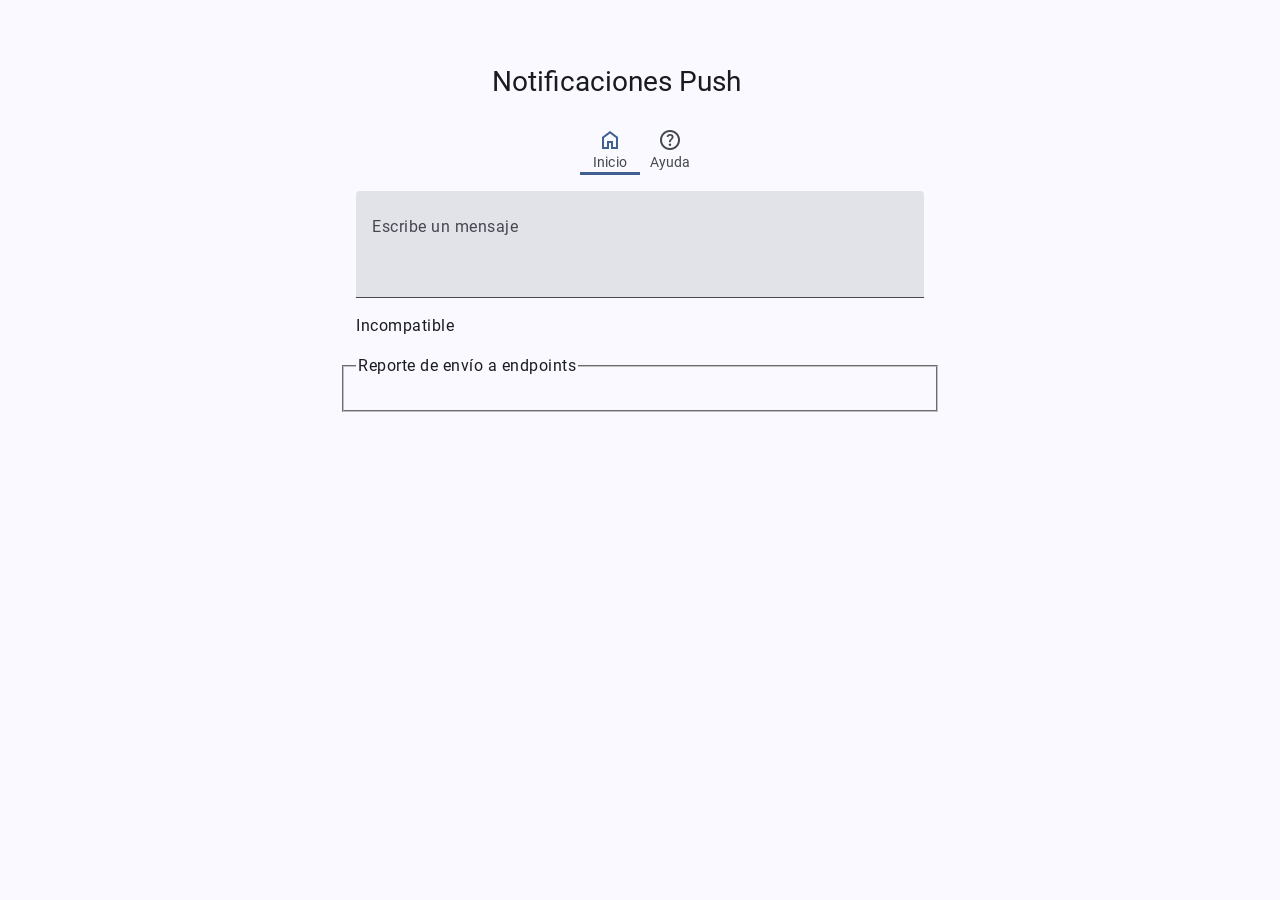
<file: index.html>
<!DOCTYPE html>
<html lang="es" class="light dark">

<head>

  <meta charset="UTF-8">
  <title>Formulario - NoP11:11</title>

  <script src="js/registraServiceWorker.js"></script>

  <meta name="viewport" content="width=device-width">
  <meta name="theme-color" content="#fffbfe">
  <link rel="icon" sizes="48x48" href="favicon.ico">
  <link rel="manifest" href="site.webmanifest">
  <script src="ungap/custom-elements.js"></script>
  <script type="module" src="js/configura.js"></script>
  <link rel="stylesheet" href="css/estilos.css">
  <script type="module" src="lib/js/consumeJson.js"></script>
  <script type="module" src="lib/js/muestraObjeto.js"></script>
  <script type="module" src="lib/js/muestraError.js"></script>
  <link rel="stylesheet" href="css/transicion_pestanas.css">

</head>

<body onload="preparaVista()">

  <md-top-app-bar adicional="tab" headline="headline">
  </md-top-app-bar>
  <md-top-app-bar class="center-aligned">
    <h1 id="headline">Notificaciones Push</h1>
  </md-top-app-bar>
  <nav-tab-fixed id="tab"></nav-tab-fixed>


  <main>

    <p>
        <button id="btnSuscribe" type="button" class="md-filled-button" hidden onclick="suscribe()">
          Suscríbete
        </button>
        <button id="btnCancela" type="button" class="md-outline-button" hidden onclick="cancela()">
          Cancela suscripción
        </button>
    </p>

    <p>
      <label class="md-filled-text-field">
        <textarea rows="3" id="mensajeNotificacion" placeholder="Mensaje"></textarea>
        <span>Escribe un mensaje</span>
      </label>
    </p>

    <p>
      <button id="btnNotifica" type="button" class="md-filled-button" style="width: 100%;"
        onclick="notificaDesdeElServidor()">
        Notificar
      </button>
    </p>

    <p>
      <output id="outEstado">
        <progress max="100">Cargando&hellip;</progress>
      </output>
    </p>

    <fieldset>
      <legend>Reporte de envío a endpoints</legend>

      <dl id="reporte"></dl>

    </fieldset>


    <nav-drw></nav-drw>


    <script type="module">

      import { exportaAHtml } from "./lib/js/exportaAHtml.js"
      import {
        activaNotificacionesPush
      } from "./lib/js/activaNotificacionesPush.js"
      import { getSuscripcionPush } from "./lib/js/getSuscripcionPush.js"
      import { suscribeAPush } from "./lib/js/suscribeAPush.js"
      import { cancelaSuscripcionPush } from "./lib/js/cancelaSuscripcionPush.js"
      import { consumeJson } from "./lib/js/consumeJson.js"
      import { enviaJson } from "./lib/js/enviaJson.js"
      import { muestraError } from "./lib/js/muestraError.js"
      import { muestraObjeto } from "./lib/js/muestraObjeto.js"
      import { urlBase64ToUint8Array } from "./lib/js/urlBase64ToUint8Array.js"
      import {
        calculaDtoParaSuscripcion
      } from "./lib/js/calculaDtoParaSuscripcion.js"

      const applicationServerKey = urlBase64ToUint8Array("BHR2rxA3PiD-4rGnDps2wb8zrQECEcE6MB_vt6UDbHrwWYVUieO5oPI9U02IOv4uCrc3-LTfT6NzG67naGKh3sk")
      /** @enum {string} */
      const Estado = {
        CALCULANDO: "Calculando…",
        SUSCRITO: "Suscrito",
        DESUSCRITO: "Sin suscripción",
        INCOMPATIBLE: "Incompatible"
      }

      async function preparaVista() {
        try {
          await activaNotificacionesPush("sw.js")
          const suscripcion = await getSuscripcionPush()
          if (suscripcion === null) {
            muestraEstado(Estado.DESUSCRITO)
          } else {
            // Modifica la suscripción en el servidor,
            const dto = calculaDtoParaSuscripcion(suscripcion)
            await enviaJson("srv/suscripcion-modifica.php", dto)
            muestraEstado(Estado.SUSCRITO)
          }
        } catch (error) {
          muestraEstado(Estado.INCOMPATIBLE)
          muestraError(error)
        }
      }
      exportaAHtml(preparaVista);

      async function notificaDesdeElServidor() {
        try {
          reporte.innerHTML = `<progress max="100">Cargando&hellip;</progress>`;
          const mensaje = document.getElementById('mensajeNotificacion').value;
          const render = await consumeJson(`srv/notifica.php?mensaje=${mensaje}`);
          await muestraObjeto(document, render.body);
        } catch (error) {
          muestraError(error);
        }
      }
      exportaAHtml(notificaDesdeElServidor);

      async function suscribe() {
        try {
          muestraEstado(Estado.CALCULANDO)
          const suscripcion = await suscribeAPush(applicationServerKey)
          // Agrega la suscripción al servidor,
          const dto = calculaDtoParaSuscripcion(suscripcion)
          await enviaJson("srv/suscripcion-modifica.php", dto)
          muestraEstado(Estado.SUSCRITO)
        } catch (error) {
          muestraError(error)
        }
      }
      exportaAHtml(suscribe)

      async function cancela() {
        try {
          muestraEstado(Estado.CALCULANDO)
          const suscripcion = await cancelaSuscripcionPush()
          if (suscripcion !== null) {
            // Elimina la suscripción en el servidor,
            const dto = calculaDtoParaSuscripcion(suscripcion)
            await enviaJson("srv/suscripcion-elimina.php", dto)
            muestraEstado(Estado.DESUSCRITO)
          }
        } catch (error) {
          muestraError(error)
        }
      }
      exportaAHtml(cancela)

      /** @param {Estado} estado */
      function muestraEstado(estado) {
        outEstado.value = estado
        if (estado === Estado.INCOMPATIBLE || estado === Estado.CALCULANDO) {
          btnSuscribe.hidden = true
          btnCancela.hidden = true
          btnNotifica.hidden = true
        } else if (estado === Estado.SUSCRITO) {
          btnSuscribe.hidden = true
          btnCancela.hidden = false
          btnNotifica.hidden = false
        } else if (estado === Estado.DESUSCRITO) {
          btnSuscribe.hidden = false
          btnCancela.hidden = true
          btnNotifica.hidden = true
        }
      }

    </script>
  </main>

</body>

</html>
</file>
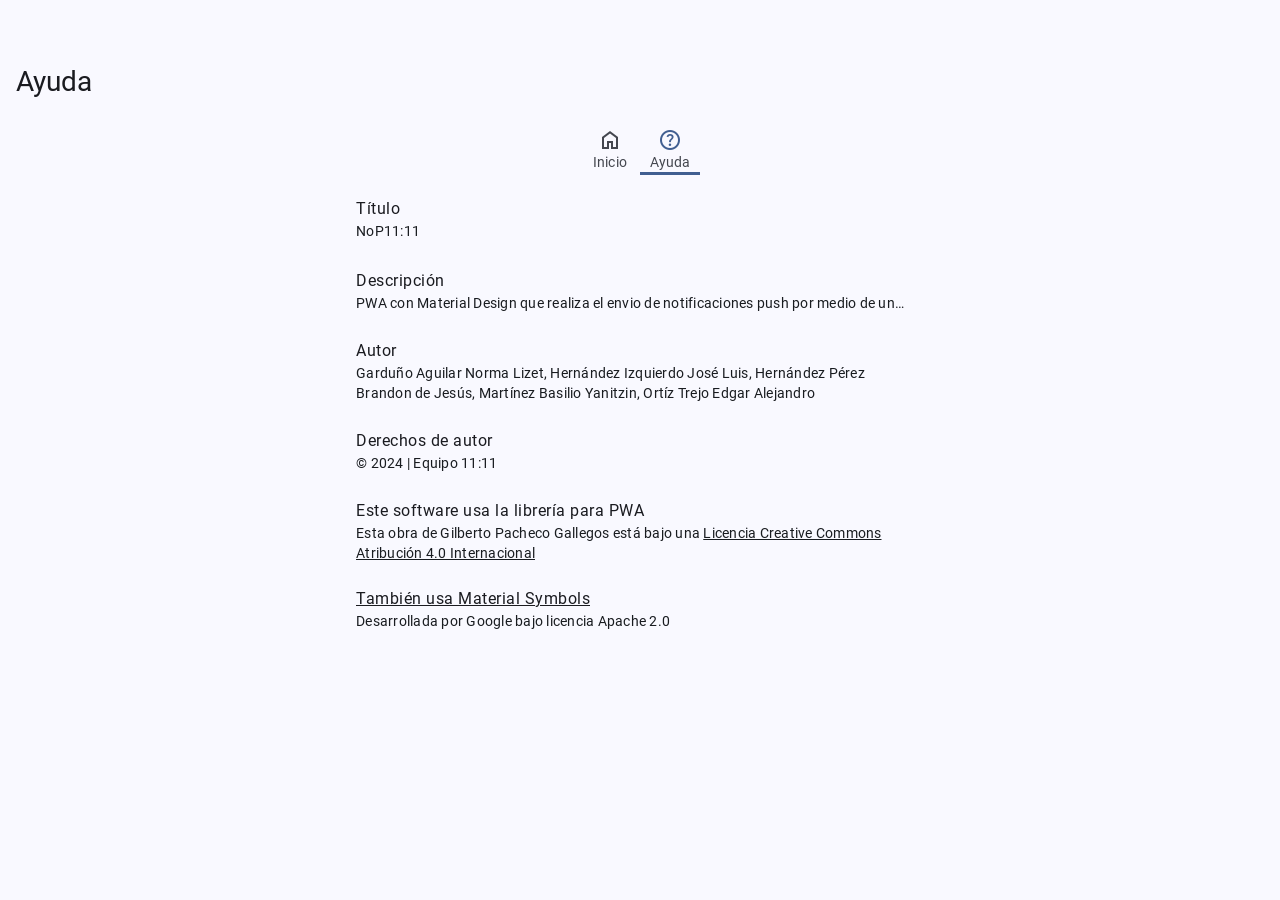
<file: ayuda.html>
<!DOCTYPE html>
<html lang="es" class="light dark">

<head>

 <meta charset="UTF-8">
 <title>Ayuda - NoP11:11 </title>

 <script src="js/registraServiceWorker.js"></script>

 <meta name="viewport" content="width=device-width">
 <meta name="theme-color" content="#fffbfe">
 <link rel="icon" sizes="48x48" href="favicon.ico">
 <link rel="manifest" href="site.webmanifest">
 <script src="ungap/custom-elements.js"></script>

 <script type="module" src="js/configura.js"></script>
 <link rel="stylesheet" href="css/estilos.css">
 <link rel="stylesheet" href="css/transicion_pestanas.css"> 

</head>

<body>

 <md-top-app-bar adicional="tab" headline="headline">

 

 </md-top-app-bar>

 <h1 id="headline">Ayuda</h1>

 <nav-tab-fixed id="tab"></nav-tab-fixed>

 <main>

  <ul class="md-list">
    <li class="md-two-line">
     <span class="headline">
      Título
     </span>
     <span class="supporting">
      NoP11:11
     </span>
    </li>
    <li class="md-two-line">
     <span class="headline">
      Descripción
     </span>
     <span class="supporting">
      PWA con Material Design que realiza el envio de notificaciones push por medio de un formulario.
     </span>
    </li>
    <li class="md-three-line">
     <span class="headline">
      Autor
     </span>
     <span class="supporting">
       Garduño Aguilar Norma Lizet, Hernández Izquierdo José Luis, Hernández Pérez Brandon de Jesús, Martínez Basilio Yanitzin, Ortíz Trejo Edgar Alejandro
     </span>
    </li>
    <li class="md-two-line">
     <span class="headline">
      Derechos de autor
     </span>
     <span class="supporting">
      &copy; 2024 | Equipo 11:11
     </span>
    </li>
    <li class="md-three-line">
     <span class="headline">
      Este software usa la librería para PWA
     </span>
     <span class="supporting">
      Esta obra de Gilberto Pacheco Gallegos está bajo una
      <a target="_blank" rel="license noopener noreferrer"
        href="http://creativecommons.org/licenses/by/4.0/">
       Licencia Creative Commons Atribución 4.0
       Internacional</a> </span>
    </li>
    <li>
     <a class="md-three-line"
       target="_blank" rel=”noopener noreferrer”
       href="https://fonts.google.com/icons">
      <span class="headline">
       También usa Material Symbols
      </span>
      <span class="supporting">
       Desarrollada por Google bajo licencia Apache 2.0
      </span>
     </a>
    </li>
   </ul>
 

 </main>

 <nav-drw></nav-drw>

</body>

</html>
</file>
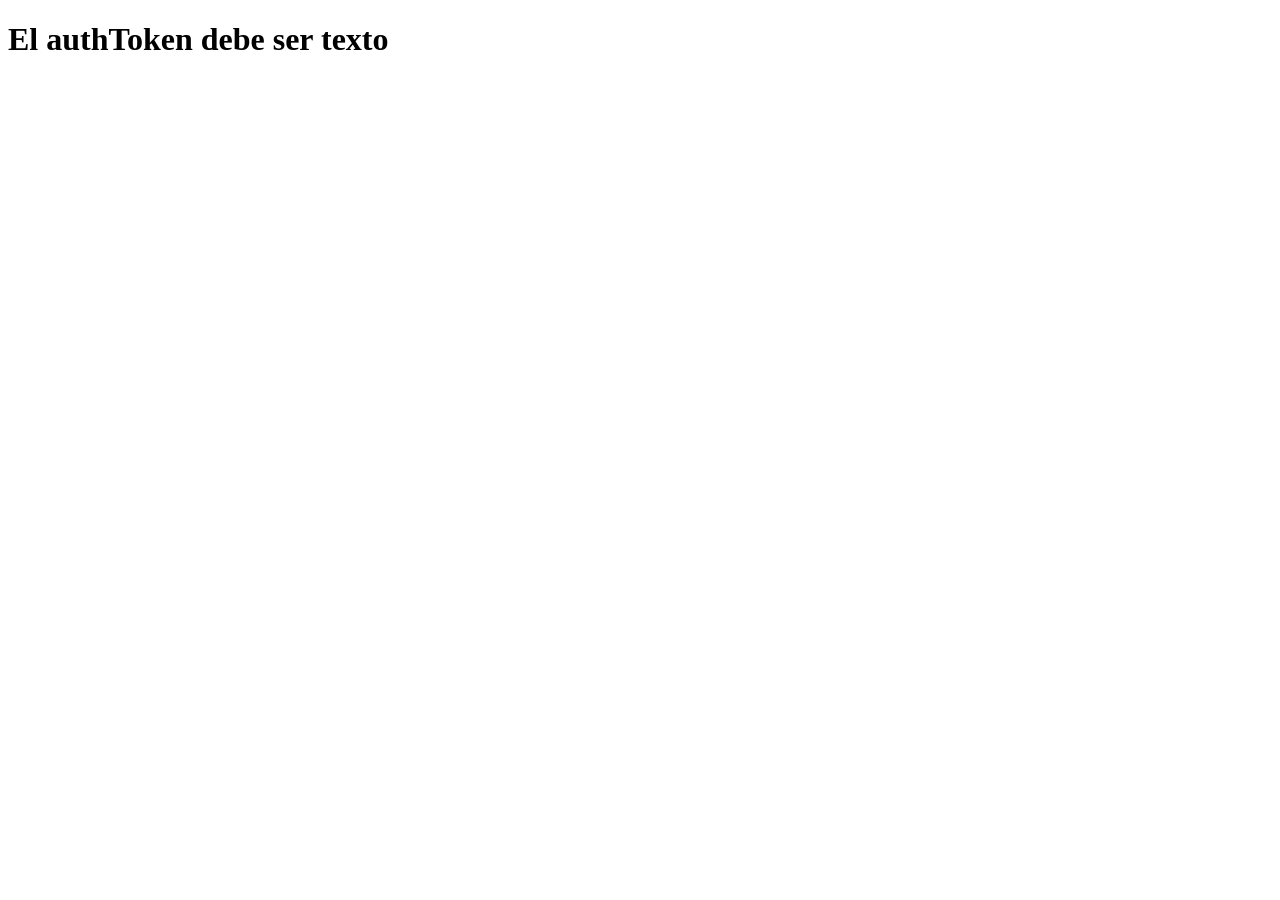
<file: error/authtokenincorrecto.html>
<!DOCTYPE html>
<html lang="es">

<head>

 <meta charset="UTF-8">
 <meta name="viewport" content="width=device-width">

 <title>El authToken debe ser texto</title>

<body>

 <h1>El authToken debe ser texto</h1>

</body>

</html>
</file>
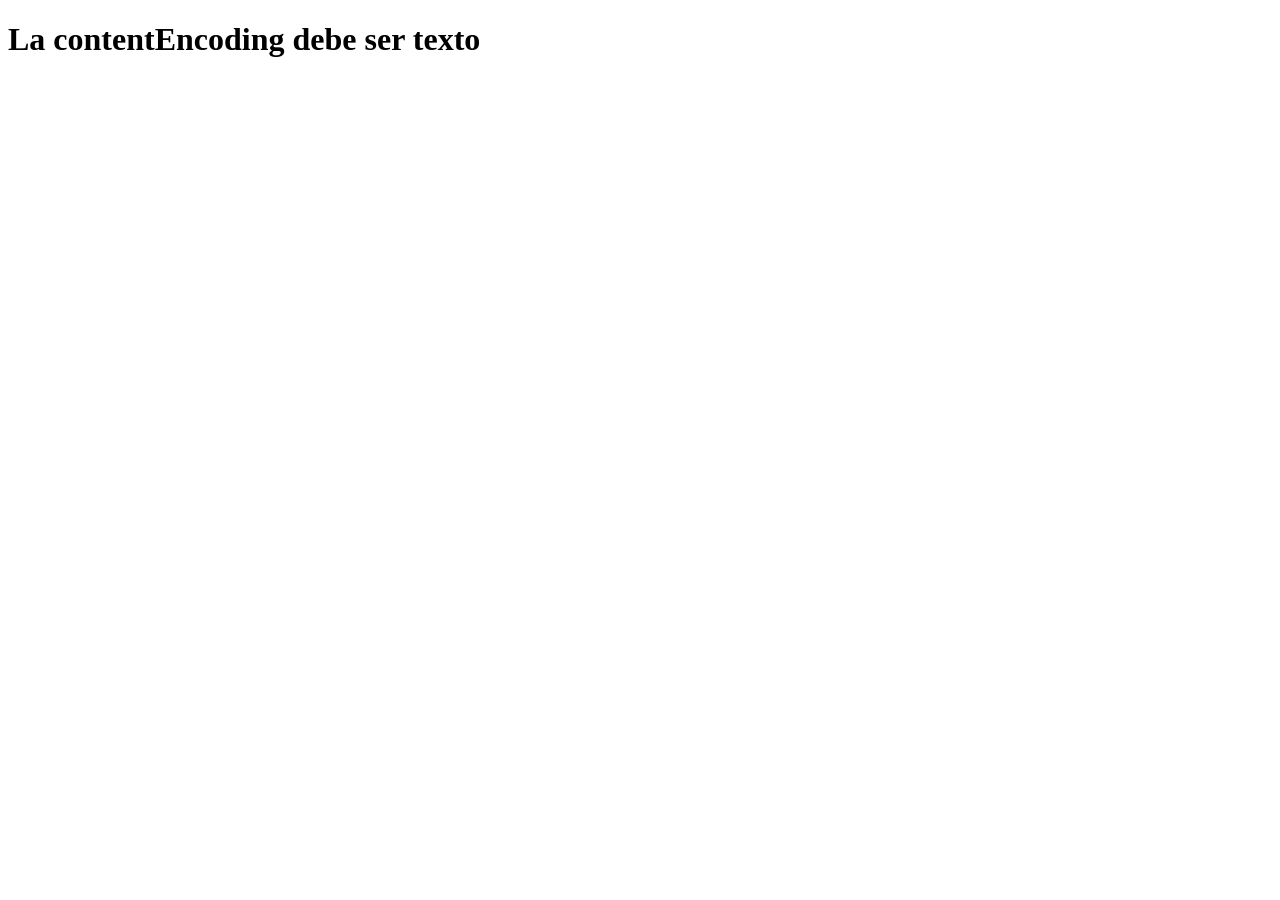
<file: error/contentencodingincorrecta.html>
<!DOCTYPE html>
<html lang="es">

<head>

 <meta charset="UTF-8">
 <meta name="viewport" content="width=device-width">

 <title>La contentEncoding debe ser texto</title>

<body>

 <h1>La contentEncoding debe ser texto</h1>

</body>

</html>
</file>
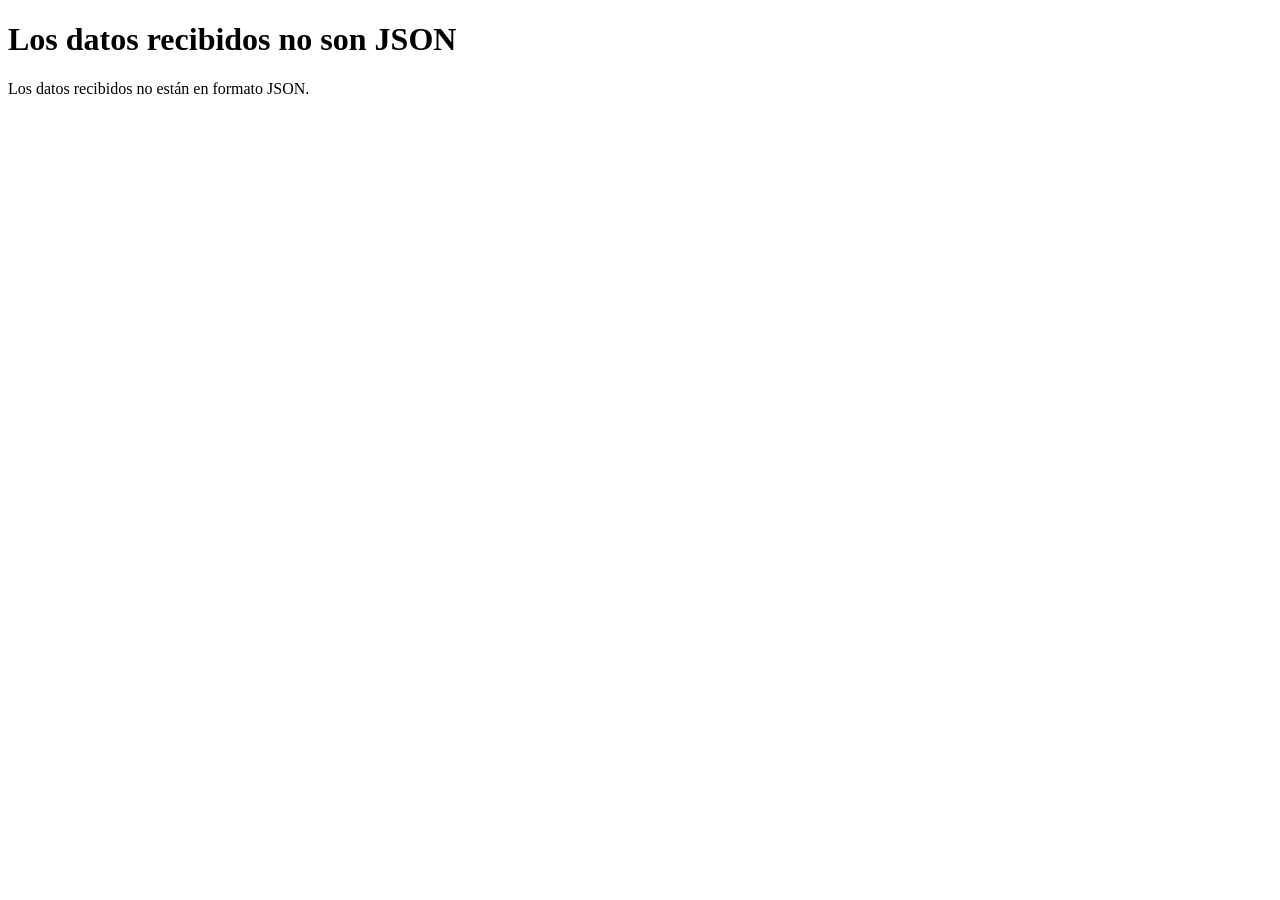
<file: error/datosnojson.html>
<!DOCTYPE html>
<html lang="es">

<head>

 <meta charset="UTF-8">
 <meta name="viewport" content="width=device-width">

 <title>Los datos recibidos no son JSON</title>

</head>

<body>

 <h1>Los datos recibidos no son JSON</h1>

 <p>
  Los datos recibidos no están en formato JSON.
 </p>

</body>

</html>
</file>
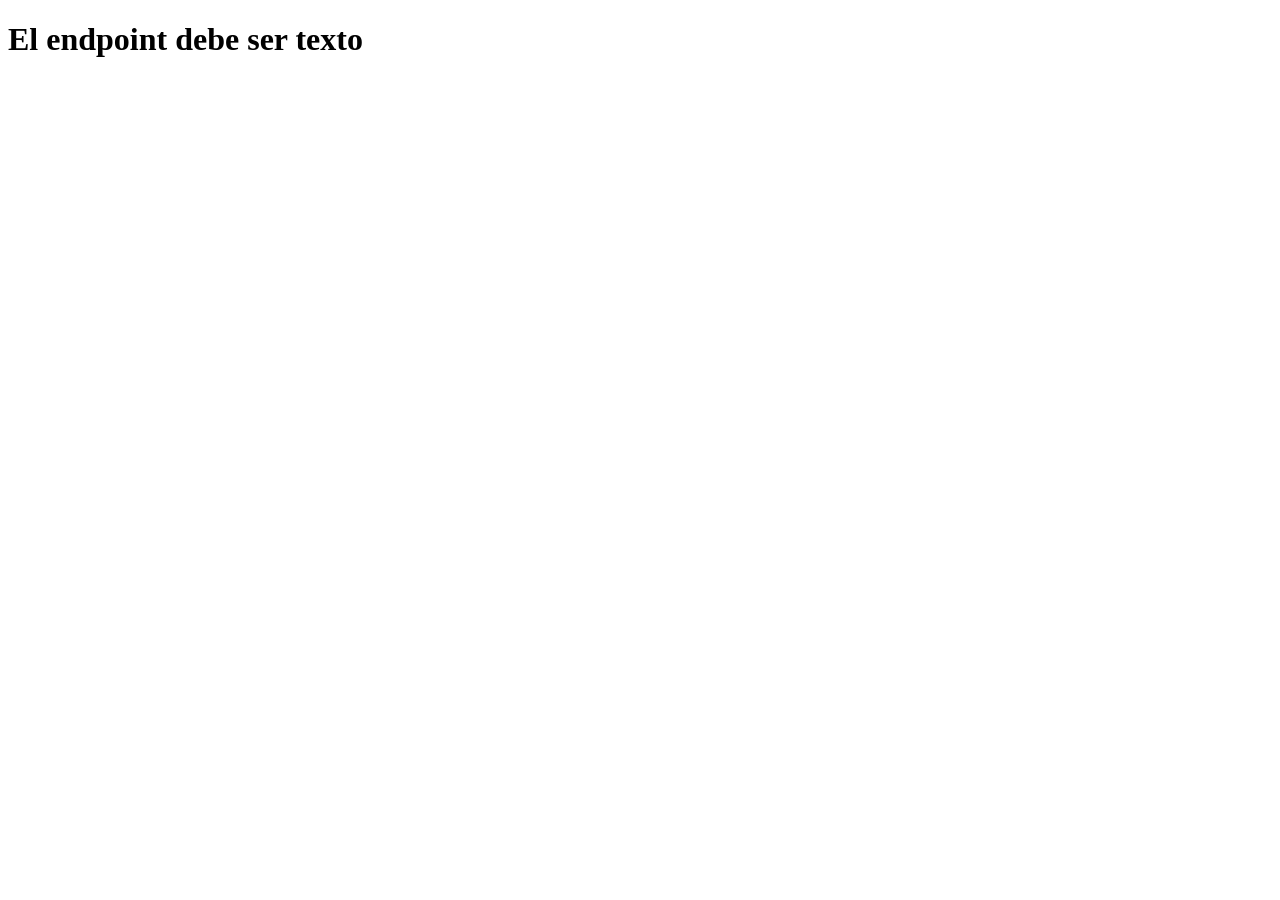
<file: error/endpointincorrecto.html>
<!DOCTYPE html>
<html lang="es">

<head>

 <meta charset="UTF-8">
 <meta name="viewport" content="width=device-width">

 <title>El endpoint debe ser texto</title>

<body>

 <h1>El endpoint debe ser texto</h1>

</body>

</html>
</file>
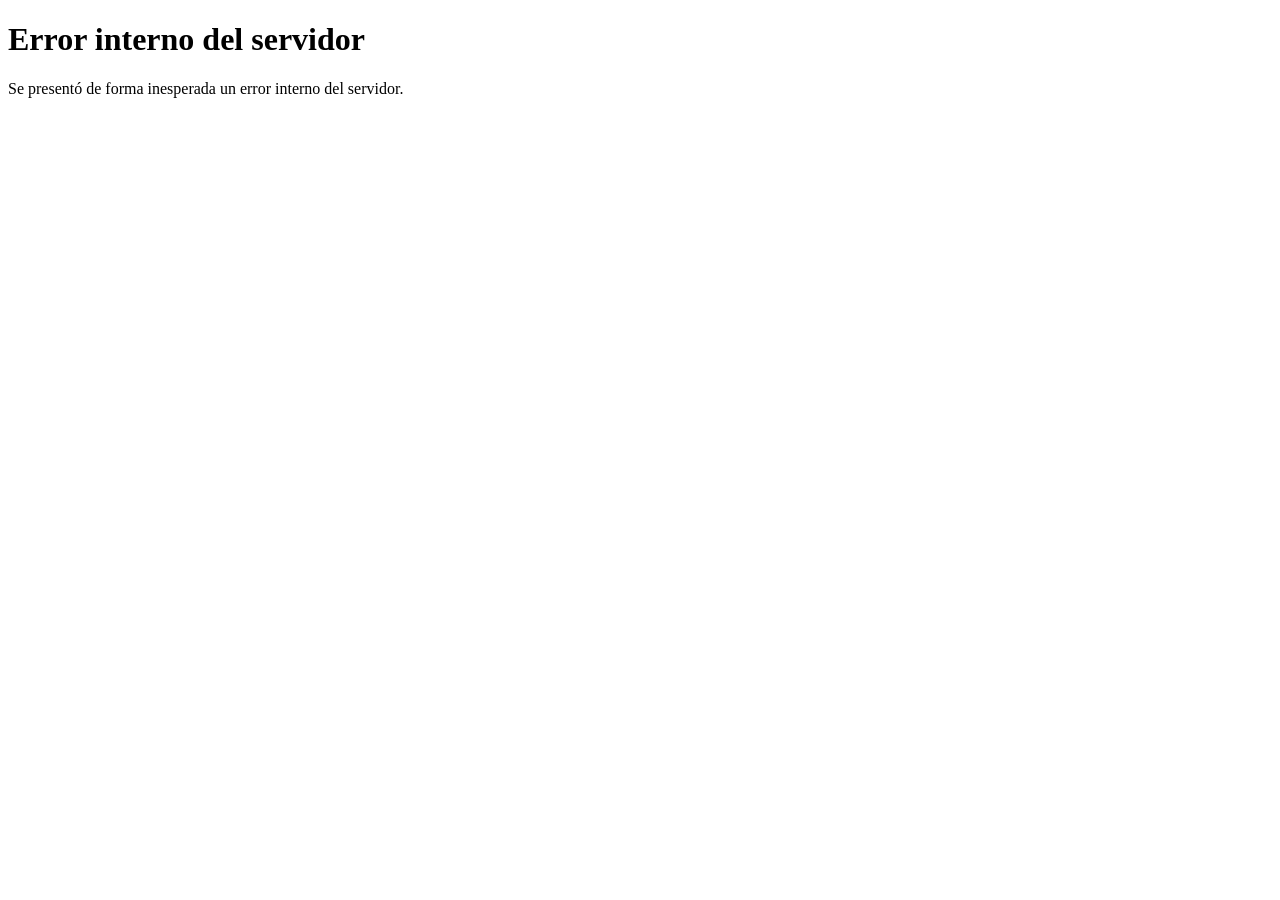
<file: error/errorinterno.html>
<!DOCTYPE html>
<html lang="es">

<head>

 <meta charset="UTF-8">
 <meta name="viewport" content="width=device-width">

 <title>Error interno del servidor</title>

</head>

<body>

 <h1>Error interno del servidor</h1>

 <p>Se presentó de forma inesperada un error interno del servidor.</p>

</body>

</html>
</file>
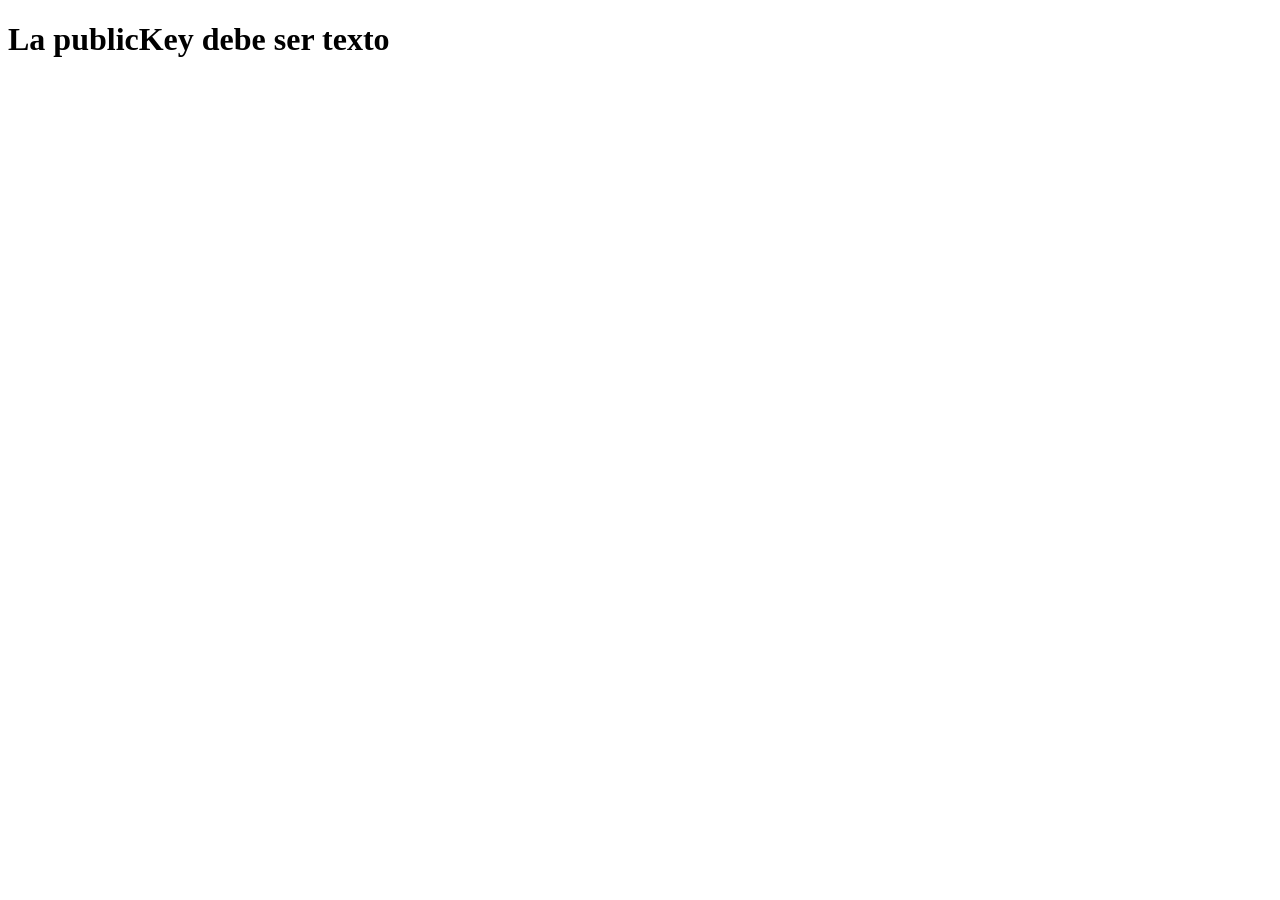
<file: error/publickeyincorrecta.html>
<!DOCTYPE html>
<html lang="es">

<head>

 <meta charset="UTF-8">
 <meta name="viewport" content="width=device-width">

 <title>La publicKey debe ser texto</title>

<body>

 <h1>La publicKey debe ser texto</h1>

</body>

</html>
</file>
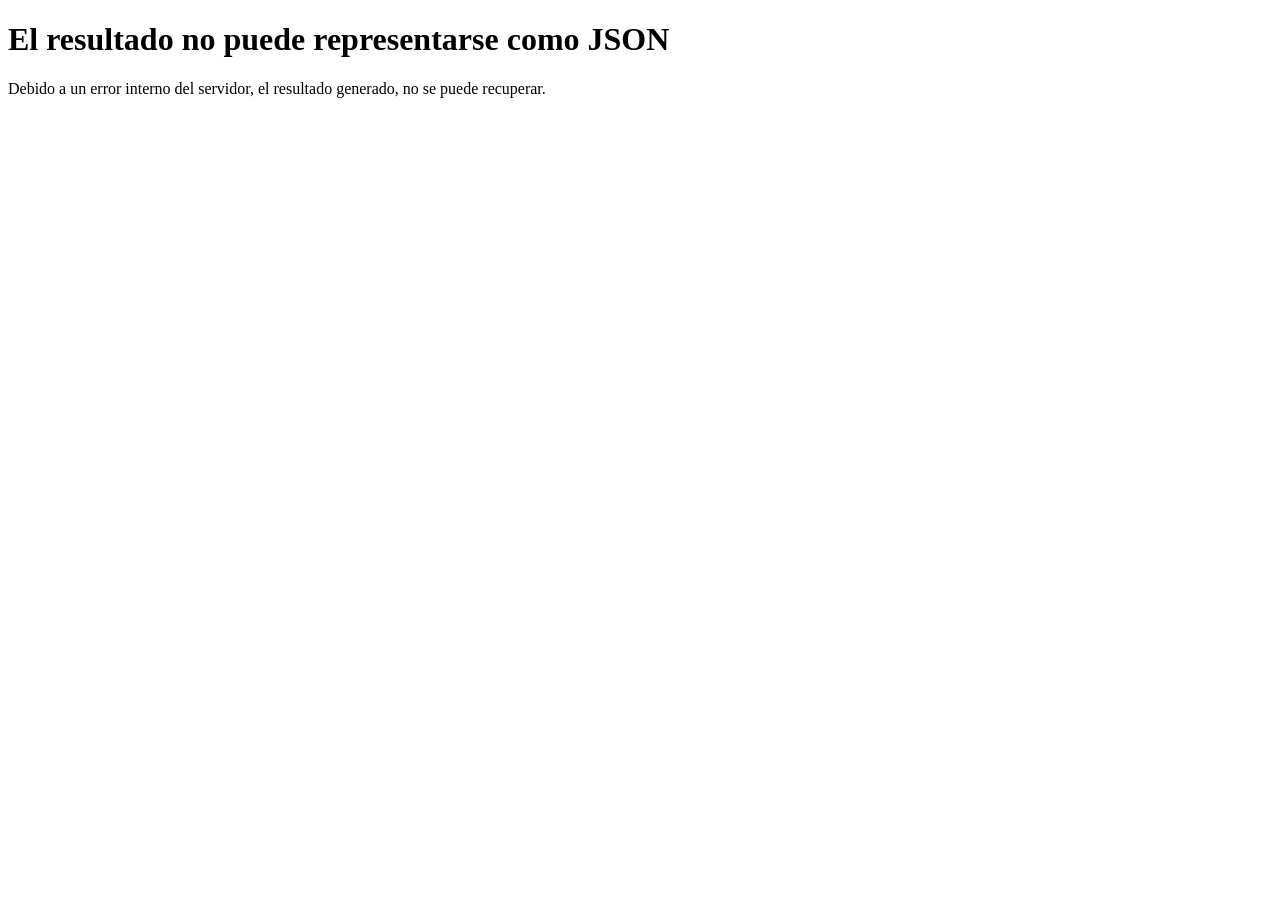
<file: error/resultadonojson.html>
<!DOCTYPE html>
<html lang="es">

<head>

 <meta charset="UTF-8">
 <meta name="viewport" content="width=device-width">

 <title>El resultado no puede representarse como JSON</title>

</head>

<body>

 <h1>El resultado no puede representarse como JSON</h1>

 <p>
  Debido a un error interno del servidor, el resultado generado, no se puede
  recuperar.
 </p>

</body>

</html>
</file>
<file: css/estilos.css>
/* Selecciona el tema claro para Material Design 3. Puedes elegir
 * light.css, light-mc.css o light-hc.css */
@import url(light.css) screen and (prefers-color-scheme: light);
/* Selecciona el tema oscuro para Material Design 3. Puedes elegir
 * dark.css, dark-mc.css o dark-hc.css */
@import url(dark.css) screen and (prefers-color-scheme: dark);
/* Definiciones para Material Design 3  */
@import url(../material-tokens/css/baseline.css);
/* Fonts utilizados */
@import url(../lib/css/roboto.css);
@import url(../lib/css/material-symbols-outlined.css);
/* CSS de elementos utilizados */
@import url(../lib/css/md-ripple.css);
@import url(../lib/css/md-top-app-bar.css);
@import url(../lib/css/md-menu.css);
@import url(../lib/css/md-standard-icon-button.css);
@import url(../lib/css/md-fab-primary.css);
@import url(../lib/css/md-filled-button.css);
@import url(../lib/css/md-filled-text-field.css);
@import url(../lib/css/md-outline-button.css);
@import url(../lib/css/md-switch.css);
@import url(../lib/css/md-slider-field.css);
@import url(../lib/css/md-segmented-button.css);
@import url(../lib/css/md-list.css);
@import url(../lib/css/md-cards.css);
@import url(../lib/css/md-tab.css);
@import url(../lib/css/md-navigation-bar.css);

html {
 /* Indica los temas del sistema operativo que son soportados. */
 color-scheme: light dark;
 --tabWidth: 3.75rem;
 --anchoNav: 22.5rem;
}

main {
 max-width: 600px;
 margin-left: auto;
 margin-right: auto;
}

/* Quita un borde rojo que coloca Firefox. */
:-moz-ui-invalid {
 box-shadow: none;
}

body {
 margin: 0;
 font-family: var(--md-sys-typescale-body-large-font);
 font-weight: var(--md-sys-typescale-body-large-weight);
 font-size: var(--md-sys-typescale-body-large-size);
 font-style: var(--md-sys-typescale-body-large-font-style);
 letter-spacing: var(--md-sys-typescale-body-large-tracking);
 line-height: var(--md-sys-typescale-body-large-line-height);
 text-transform: var(--md-sys-typescale-body-large-text-transform);
 text-decoration: var(--md-sys-typescale-body-large-text-decoration);
 color: var(--md-sys-color-on-background);
 background-color: var(--md-sys-color-background);
 /* Las siguientes líneas Evita los cambios de apariencia al cargar estilos y
 + custom elements, que son conocidos como Flash Of Unstyled Content (fouc). */
 opacity: 0;
 animation-name: fouc;
 animation-fill-mode: forwards;
 animation-duration: 1.5s;
}

@keyframes fouc {
 to {
  opacity: 1;
 }
}

html {
 --Font: -apple-system, BlinkMacSystemFont, roboto, sans-serif;
 --colIntIos: white;
 --colIntIosOnBk: #2acc2a;
 --colIntIosOnBkFc: #1bbb1b;
 --colIntIosOffBk: #dbdbdb;
 --colIntIosOffBkFc: #BDBDBD;
 /* Plain typeface */
 --md-ref-typeface-plain: var(--Font);
 /* Brand typeface */
 --md-ref-typeface-brand: var(--Font);
 --md-sys-typescale-label-large-weight-prominent:
  var(--md-ref-typeface-weight-bold);
 --md-box_shadow_level4:
  0 var(--md-sys-elevation-level4) var(--md-sys-elevation-level4) var(--md-sys-color-shadow);
 --md-box_shadow_level3:
  0 var(--md-sys-elevation-level3) var(--md-sys-elevation-level3) var(--md-sys-color-shadow);
 --md-box_shadow_level2:
  0 var(--md-sys-elevation-level2) var(--md-sys-elevation-level2) var(--md-sys-color-shadow);
 --md-box_shadow_level1:
  0 var(--md-sys-elevation-level1) var(--md-sys-elevation-level1) var(--md-sys-color-shadow);
 --md-box_shadow_level0: none;
 --iconSize: 1.5rem;
 --avatarSize: 2.5rem;
 --imageSize: 3.5rem;
 --videoWidth: 7.125rem;
 --videoHeight: 4rem;
 --scroll-headline-duracion: 2s;
 --md-sys-state-focus-indicator-outer-offset: 0.125rem;
 --md-sys-state-focus-indicator-thickness: 0.1875rem;
 /* Pressed state layer opacity */
 --state-pressed-transparency-percentage: 84%;
 /* Focus state layer opacity */
 --state-focus-transparency-percentage: 88%;
 /* Hover state layer opacity */
 --state-hover-transparency-percentage: 92%;
}

p {
 margin: 1rem;
}

a {
 color: var(--md-sys-color-on-background);
}

@media (prefers-color-scheme: light) {
 html {
  --md-riple-color: #00000020;
 }
}

@media (prefers-color-scheme: dark) {
 html {
  --md-riple-color: #ffffff40;
 }
}

@keyframes salePorLaIzquierda {
 to {
  translate: -100vw 0;
 }
}

@keyframes entraPorLaDerecha {
 from {
  translate: 100vw 0;
 }
}

@keyframes aparece {
 from {
  opacity: 0;
 }
}

@keyframes desvanece {
 to {
  opacity: 0;
 }
}
</file>
<file: css/transicion_pestanas.css>
@view-transition {
 navigation: auto;
}

#headline {
 view-transition-name: encabezado;
}

main {
 view-transition-name: contenido;
}

::view-transition-group(encabezado) {
 animation-duration: var(--md-sys-motion-duration-1000);
}

::view-transition-group(contenido) {
 animation-duration: var(--md-sys-motion-duration-1000);
}

html::view-transition-old(encabezado) {
 animation-name: salePorLaIzquierda;
}

html::view-transition-new(encabezado) {
 animation-name: entraPorLaDerecha;
}

html::view-transition-old(contenido) {
 animation-name: salePorLaIzquierda;
}

html::view-transition-new(contenido) {
 animation-duration: var(--md-sys-motion-duration-700);
 animation-name: entraPorLaDerecha;
}
</file>
